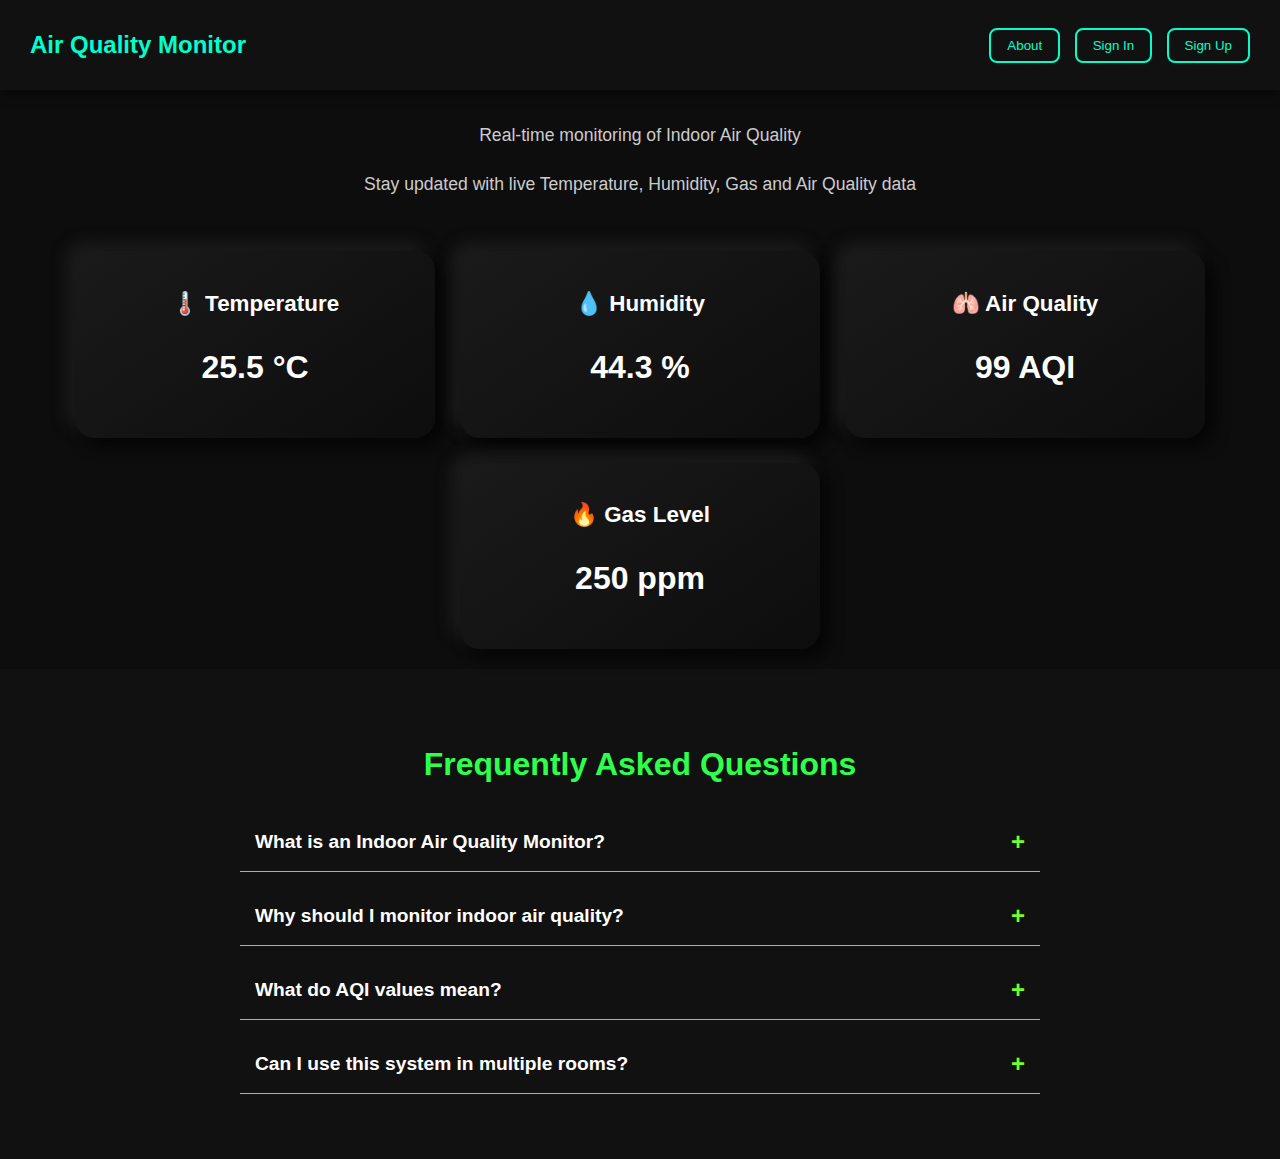
<file: IOT PRoject/index.html>
<!DOCTYPE html>
<html lang="en">
<head>
  <meta charset="UTF-8">
  <meta name="viewport" content="width=device-width, initial-scale=1.0">
  <title>Indoor Air Quality Monitor</title>
  <link rel="stylesheet" href="style.css">
</head>
<body>
  <!-- Navabar -->
  <header class="navbar">
    <h1>Air Quality Monitor</h1>
    <div class="auth-buttons">
      <a href="about.html"><button class="btn">About</button></a>
      <a href="signin.html"><button class="btn">Sign In</button></a>
      <a href="signup.html"><button class="btn signup">Sign Up</button></a>
    </div>
  </header>

  <!-- About home page description  -->
  <section class="intro">
    <p>Real-time monitoring of Indoor Air Quality</p>
    <p>Stay updated with live Temperature, Humidity, Gas and Air Quality data</p>
  </section>

  <!-- boxes of output -->
  <main class="cards">
    <div class="card" id="temp-card">
      <h2>🌡️ Temperature</h2>
      <p id="temp-value">-- °C</p>
    </div>

    <div class="card" id="humidity-card">
      <h2>💧 Humidity</h2>
      <p id="humidity-value">-- %</p>
    </div>

    <div class="card" id="air-card">
      <h2>🫁 Air Quality</h2>
      <p id="air-value">-- AQI</p>
    </div>

    <div class="card" id="gas-card">
      <h2>🔥 Gas Level</h2>
      <p id="gas-value">-- ppm</p>
    </div>
  </main>
  <!-- FAQ Section-->
<!-- FAQ Section -->
<section class="faq-section">
  <h2>Frequently Asked Questions</h2>
  <div class="faq">
    <div class="faq-item">
      <button class="faq-question">What is an Indoor Air Quality Monitor? <span>+</span></button>
      <div class="faq-answer">
        <p>It is a device that measures parameters like Temperature, Humidity, Gas levels, and Air Quality Index (AQI) to help you maintain a healthy environment indoors.</p>
      </div>
    </div>

    <div class="faq-item">
      <button class="faq-question">Why should I monitor indoor air quality? <span>+</span></button>
      <div class="faq-answer">
        <p>Poor indoor air can lead to breathing issues, allergies, and fatigue. Monitoring helps you take action early to improve your health and comfort.</p>
      </div>
    </div>

    <div class="faq-item">
      <button class="faq-question">What do AQI values mean? <span>+</span></button>
      <div class="faq-answer">
        <p>AQI 0–50 = Good ✅, 51–100 = Moderate ⚠️, 101–200 = Unhealthy 😷, 201+ = Hazardous 🚫.</p>
      </div>
    </div>

    <div class="faq-item">
      <button class="faq-question">Can I use this system in multiple rooms? <span>+</span></button>
      <div class="faq-answer">
        <p>Yes! You can install sensors in multiple rooms and monitor them separately on your dashboard.</p>
      </div>
    </div>
  </div>
</section>

  <script src="script.js"></script>

</body>
</html>
</file>
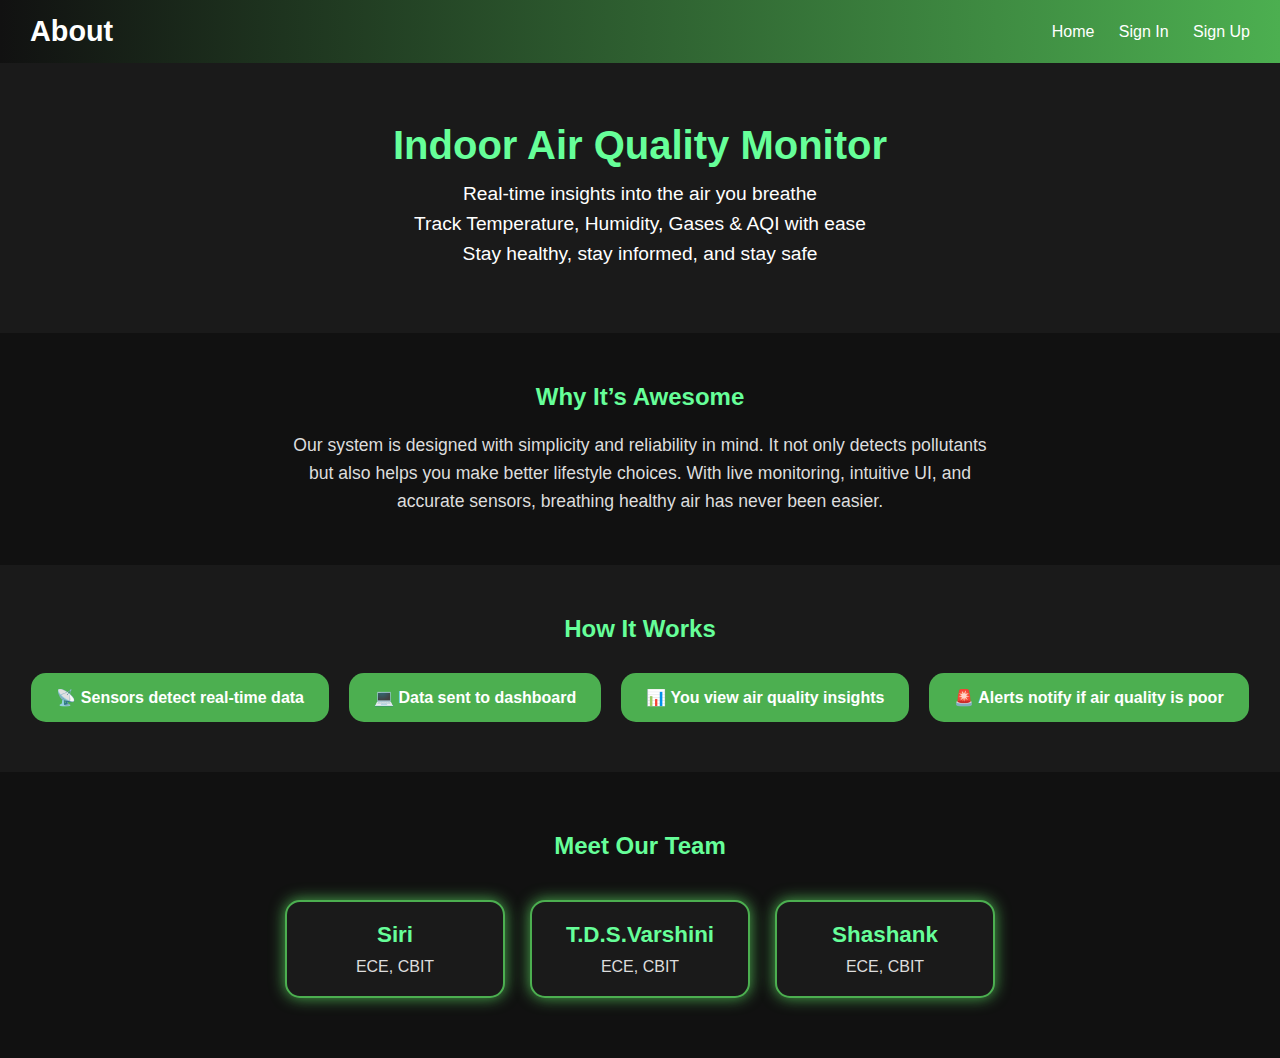
<file: IOT PRoject/about.html>
<!DOCTYPE html>
<html lang="en">
<head>
  <meta charset="UTF-8">
  <meta name="viewport" content="width=device-width, initial-scale=1.0">
  <title>About | Air Quality Monitor</title>
  <link rel="stylesheet" href="about.css">
</head>
<body>
  <!-- Navbar -->
  <header class="navbar">
    <h1>About</h1>
    <nav>
      <a href="index.html">Home</a>
      <a href="signin.html">Sign In</a>
      <a href="signup.html">Sign Up</a>
    </nav>
  </header>

  <!-- System Intro -->
  <section class="intro">
    <h2>Indoor Air Quality Monitor</h2>
    <p>Real-time insights into the air you breathe</p>
    <p>Track Temperature, Humidity, Gases & AQI with ease</p>
    <p>Stay healthy, stay informed, and stay safe</p>
  </section>

  <!-- Why it's good -->
  <section class="benefits">
    <h2>Why It’s Awesome</h2>
    <p>
      Our system is designed with simplicity and reliability in mind.  
      It not only detects pollutants but also helps you make better lifestyle choices.  
      With live monitoring, intuitive UI, and accurate sensors, breathing healthy air has never been easier.  
    </p>
  </section>

  <!-- Procedure -->
  <section class="procedure">
    <h2>How It Works</h2>
    <div class="steps">
      <div class="step">📡 Sensors detect real-time data</div>
      <div class="step">💻 Data sent to dashboard</div>
      <div class="step">📊 You view air quality insights</div>
      <div class="step">🚨 Alerts notify if air quality is poor</div>
    </div>
  </section>

  <!-- Team -->
  <section class="team">
    <h2>Meet Our Team</h2>
    <div class="team-cards">
      <div class="card">
        <h3>Siri</h3>
        <p>ECE, CBIT</p>
      </div>
      <div class="card">
        <h3>T.D.S.Varshini</h3>
        <p>ECE, CBIT</p>
      </div>
      <div class="card">
        <h3>Shashank</h3>
        <p>ECE, CBIT</p>
      </div>
    </div>
  </section>

  <script src="about.js"></script>
</body>
</html>
</file>
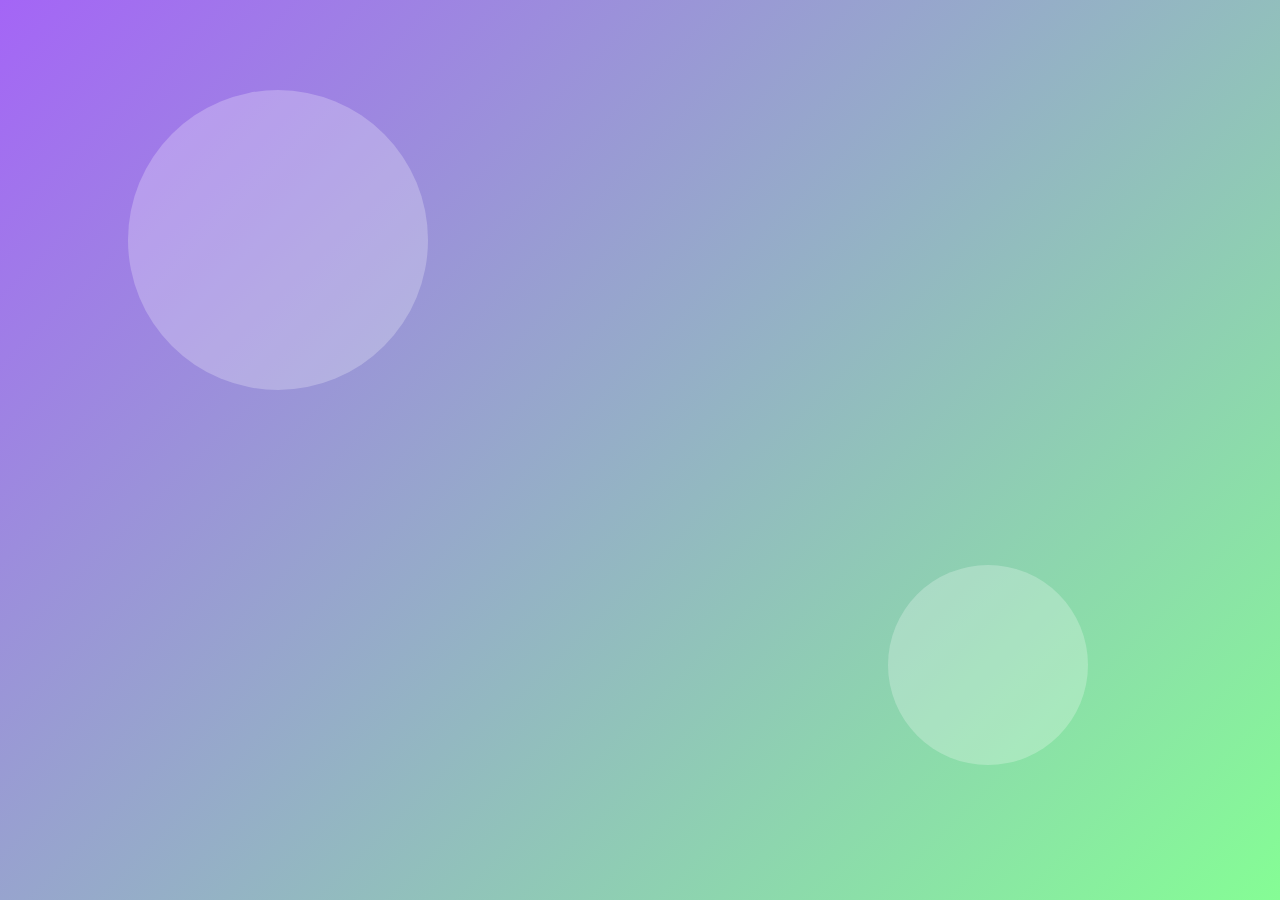
<file: IOT PRoject/signin.html>
<!DOCTYPE html>
<html lang="en">
<head>
  <meta charset="UTF-8">
  <meta name="viewport" content="width=device-width, initial-scale=1.0">
  <title>Sign In</title>
  <link href="https://fonts.googleapis.com/css2?family=Poppins:wght@400;600&display=swap" rel="stylesheet">
  <link rel="stylesheet" href="auth.css">
</head>
<body>
  <div class="container">
    <div class="form-box">
      <h2>Welcome Back</h2>
      <form>
        <label>Email</label>
        <input type="email" placeholder="Enter your email" required>

        <label>Password</label>
        <input type="password" placeholder="Enter your password" required>

        <button type="submit">Sign In</button>
      </form>
      <p class="switch">Don’t have an account? <a href="signup.html">Sign Up</a></p>
    </div>
  </div>
</body>
</html>
</file>
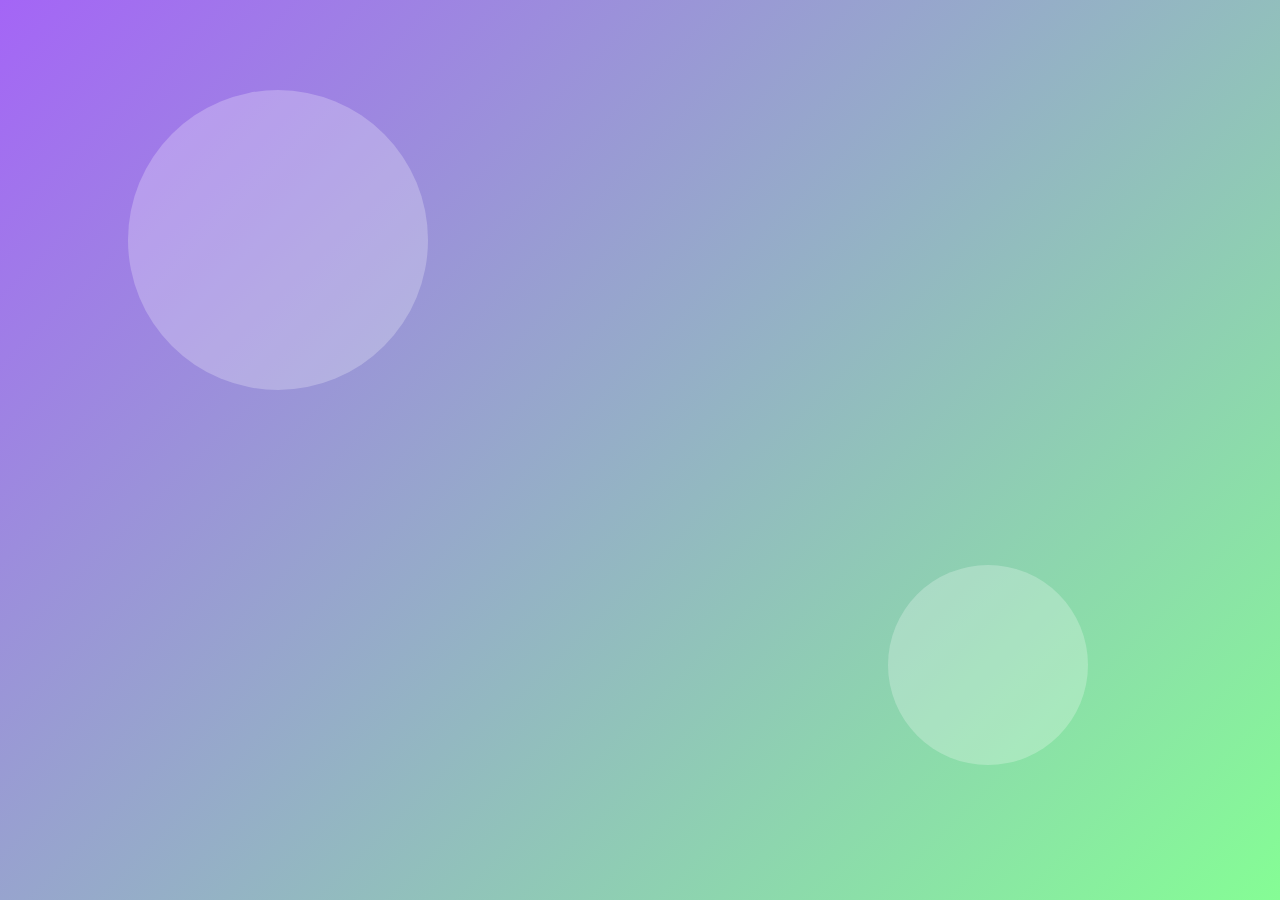
<file: IOT PRoject/signup.html>
<!DOCTYPE html>
<html lang="en">
<head>
  <meta charset="UTF-8">
  <meta name="viewport" content="width=device-width, initial-scale=1.0">
  <title>Sign Up</title>
  <link href="https://fonts.googleapis.com/css2?family=Poppins:wght@400;600&display=swap" rel="stylesheet">
  <link rel="stylesheet" href="auth.css">
</head>
<body>
  <div class="container">
    <div class="form-box">
      <h2>Create Account</h2>
      <form>
        <label>Full Name</label>
        <input type="text" placeholder="Enter your name" required>

        <label>Email</label>
        <input type="email" placeholder="Enter your email" required>

        <label>Password</label>
        <input type="password" placeholder="Create a password" required>

        <label>Confirm Password</label>
        <input type="password" placeholder="Confirm password" required>

        <button type="submit">Sign Up</button>
      </form>
      <p class="switch">Already have an account? <a href="signin.html">Sign In</a></p>
    </div>
  </div>
</body>
</html>
</file>
<file: IOT PRoject/style.css>
/* General */
body {
  margin: 0;
  font-family: 'Poppins', sans-serif;
  background: #0d0d0d;
  color: #f5f5f5;
}

/* Navbar */
.navbar {
  display: flex;
  justify-content: space-between;
  align-items: center;
  padding: 15px 30px;
  background: #111;
  box-shadow: 0 2px 10px rgba(0,0,0,0.6);
}

.navbar h1 {
  font-size: 1.5rem;
  color: #00ffcc;
}

.auth-buttons .btn {
  background: transparent;
  border: 2px solid #00ffcc;
  color: #00ffcc;
  padding: 8px 16px;
  margin-left: 10px;
  border-radius: 8px;
  cursor: pointer;
  transition: 0.3s ease;
}

.auth-buttons .btn:hover {
  background: #00ffcc;
  color: black;
}

.signup {
  border-color: #ff0066;
  color: #ff0066;
}

.signup:hover {
  background: #ff0066;
  color: #fff;
}

/* Intro */
.intro {
  text-align: center;
  margin: 30px 20px;
  line-height: 1.8;
  font-size: 1.1rem;
  color: #ccc;
}

/* Cards */
.cards {
  display: flex;
  flex-wrap: wrap;
  justify-content: center;
  gap: 25px;
  padding: 20px;
}

.card {
  background: linear-gradient(145deg, #1a1a1a, #0d0d0d);
  border-radius: 20px;
  padding: 20px 40px;
  width: 280px;
  text-align: center;
  color: white;
  box-shadow: 8px 8px 15px #050505, -8px -8px 15px #1e1e1e;
  transition: transform 0.3s ease, box-shadow 0.3s ease;
}

.card:hover {
  transform: translateY(-10px) scale(1.05);
  box-shadow: 12px 12px 20px #050505, -12px -12px 20px #1e1e1e;
}

.card h2 {
  font-size: 1.4rem;
  margin-bottom: 10px;
}

.card p {
  font-size: 2rem;
  font-weight: bold;
  animation: glow 2s infinite alternate;
}

/* Animation for values 
@keyframes glow {
  from { color: #00ffcc; text-shadow: 0 0 10px #00ffcc; }
  to   { color: #ff0066; text-shadow: 0 0 20px #ff0066; }
}
*/
@keyframes glow {
  0%   { color: #00ffcc; text-shadow: 0 0 10px #00ffcc; }
  10%  { color: #ff0066; text-shadow: 0 0 20px #ff0066; }
  20%  { color: #ffcc00; text-shadow: 0 0 20px #ffcc00; }
  30%  { color: #00ff00; text-shadow: 0 0 20px #00ff00; }
  40%  { color: #0066ff; text-shadow: 0 0 20px #0066ff; }
  50%  { color: #cc00ff; text-shadow: 0 0 20px #cc00ff; }
  60%  { color: #ff3300; text-shadow: 0 0 20px #ff3300; }
  70%  { color: #00ffff; text-shadow: 0 0 20px #00ffff; }
  80%  { color: #ff0099; text-shadow: 0 0 20px #ff0099; }
  90%  { color: #99ff00; text-shadow: 0 0 20px #99ff00; }
  100% { color: #00ffcc; text-shadow: 0 0 10px #00ffcc; } /* back to start */
}
.value {
  animation: glow 10s infinite linear;
}

/* Responsive */
@media (max-width: 768px) {
  .cards {
    flex-direction: column;
    align-items: center;
  }
}






/* FAQ Section */
.faq-section {
  background-color: #111; /* Black */
  color: #fff;
  padding: 50px 20px;
  text-align: center;
}

.faq-section h2 {
  font-size: 2rem;
  margin-bottom: 30px;
  color: #2eff4d; 
}

.faq {
  max-width: 800px;
  margin: auto;
  text-align: left;
}

.faq-item {
  margin-bottom: 15px;
  border-bottom: 1px solid #2eff5f;
}

.faq-question {
  width: 100%;
  background: none;
  border: none;
  outline: none;
  color: #fff;
  font-size: 1.2rem;
  font-weight: bold;
  text-align: left;
  padding: 15px;
  cursor: pointer;
  transition: color 0.3s ease;
  display: flex;
  justify-content: space-between;
  align-items: center;
}

.faq-question:hover {
  color: #2eff54e1;
}

.faq-answer {
  max-height: 0;
  overflow: hidden;
  background: #1a1a1a;
  padding: 0 15px;
  transition: max-height 0.4s ease, padding 0.3s ease;
}

.faq-answer p {
  padding: 10px 0;
  color: #ddd;
}

.faq-question span {
  font-size: 1.5rem;
  color: #70ff2e;
}
</file>
<file: IOT PRoject/auth.css>
body {
  margin: 0;
  font-family: 'Poppins', sans-serif;
  display: flex;
  justify-content: center;
  align-items: center;
  height: 100vh;
  background: linear-gradient(135deg, #a465f6 0%, #85fd95 100%);
  overflow: hidden;
}

/* Floating bubbles */
body::before, body::after {
  content: "";
  position: absolute;
  border-radius: 50%;
  background: rgba(255, 255, 255, 0.25);
  animation: float 8s infinite ease-in-out alternate;
}

body::before {
  width: 300px;
  height: 300px;
  top: 10%;
  left: 10%;
}

body::after {
  width: 200px;
  height: 200px;
  bottom: 15%;
  right: 15%;
  animation-duration: 12s;
}

@keyframes float {
  from { transform: translateY(0px) rotate(0deg); }
  to { transform: translateY(-40px) rotate(20deg); }
}

/* Container */
.container {
  z-index: 1;
}

/* Glass form box */
.form-box {
  background: rgba(255, 255, 255, 0.25);
  backdrop-filter: blur(15px);
  padding: 40px;
  border-radius: 20px;
  width: 320px;
  box-shadow: 0px 8px 25px rgba(0,0,0,0.2);
  animation: popIn 1s ease forwards;
  transform: scale(0.8);
  opacity: 0;
}

@keyframes popIn {
  to {
    transform: scale(1);
    opacity: 1;
  }
}

.form-box h2 {
  text-align: center;
  color: #fff;
  margin-bottom: 20px;
}

.form-box label {
  font-weight: 600;
  font-size: 0.9rem;
  color: #fff;
  margin-top: 10px;
  display: block;
}

.form-box input {
  padding: 12px;
  width: 100%;
  border-radius: 12px;
  border: none;
  outline: none;
  margin-top: 5px;
  font-size: 0.95rem;
  background: rgba(255, 255, 255, 0.8);
  transition: 0.3s;
}

.form-box input:focus {
  background: #fff;
  box-shadow: 0px 0px 10px rgba(255,255,255,0.6);
}

.form-box button {
  margin-top: 20px;
  padding: 12px;
  width: 100%;
  border: none;
  border-radius: 12px;
  font-size: 1rem;
  font-weight: bold;
  cursor: pointer;
  transition: 0.3s ease;
  background: linear-gradient(135deg, black, black);
  color: #fff;
}

.form-box button:hover {
  transform: translateY(-3px) scale(1.05);
  box-shadow: 0 8px 15px rgba(0,0,0,0.3);
}

/* Switch link */
.switch {
  text-align: center;
  margin-top: 15px;
  color: #fff;
}

.switch a {
  color: #fff;
  font-weight: bold;
  text-decoration: underline;
}
</file>
<file: IOT PRoject/about.css>
/* General Reset */
* {
  margin: 0;
  padding: 0;
  box-sizing: border-box;
  font-family: 'Poppins', sans-serif;
}

/* Navbar */
.navbar {
  background: linear-gradient(90deg, #111, #4CAF50);
  color: #fff;
  padding: 15px 30px;
  display: flex;
  justify-content: space-between;
  align-items: center;
}
.navbar h1 {
  font-size: 1.8rem;
  font-weight: bold;
}
.navbar nav a {
  margin-left: 20px;
  text-decoration: none;
  color: #fff;
  transition: 0.3s;
}
.navbar nav a:hover {
  color: #66ff99;
}

/* Intro */
.intro {
  text-align: center;
  padding: 60px 20px;
  background: #1a1a1a;
  color: #fff;
}
.intro h2 {
  font-size: 2.5rem;
  margin-bottom: 15px;
  color: #66ff99;
}
.intro p {
  font-size: 1.2rem;
  margin: 8px 0;
}

/* Benefits */
.benefits {
  padding: 50px 20px;
  background: #111;
  color: #ddd;
  text-align: center;
}
.benefits h2 {
  color: #66ff99;
  margin-bottom: 20px;
}
.benefits p {
  max-width: 700px;
  margin: auto;
  font-size: 1.1rem;
  line-height: 1.6;
}

/* Procedure */
.procedure {
  background: #1a1a1a;
  color: #fff;
  padding: 50px 20px;
  text-align: center;
}
.procedure h2 {
  color: #66ff99;
  margin-bottom: 30px;
}
.steps {
  display: flex;
  justify-content: center;
  flex-wrap: wrap;
  gap: 20px;
}
.step {
  background: #4CAF50;
  color: #fff;
  padding: 15px 25px;
  border-radius: 15px;
  font-weight: bold;
  transition: transform 0.3s ease, background 0.3s ease;
}
.step:hover {
  transform: scale(1.1);
  background: #66ff99;
  color: #111;
}

/* Team Section */
.team {
  padding: 60px 20px;
  background: #111;
  text-align: center;
  color: #fff;
}
.team h2 {
  color: #66ff99;
  margin-bottom: 40px;
}
.team-cards {
  display: flex;
  justify-content: center;
  gap: 25px;
  flex-wrap: wrap;
}
.card {
  background: #1a1a1a;
  border: 2px solid #4CAF50;
  padding: 20px;
  width: 220px;
  border-radius: 15px;
  box-shadow: 0px 0px 15px #4CAF50;
  transition: transform 0.3s ease, box-shadow 0.3s ease;
}
.card:hover {
  transform: translateY(-10px);
  box-shadow: 0px 0px 25px #66ff99;
}
.card h3 {
  font-size: 1.4rem;
  margin-bottom: 10px;
  color: #66ff99;
}
.card p {
  color: #ddd;
}
</file>
